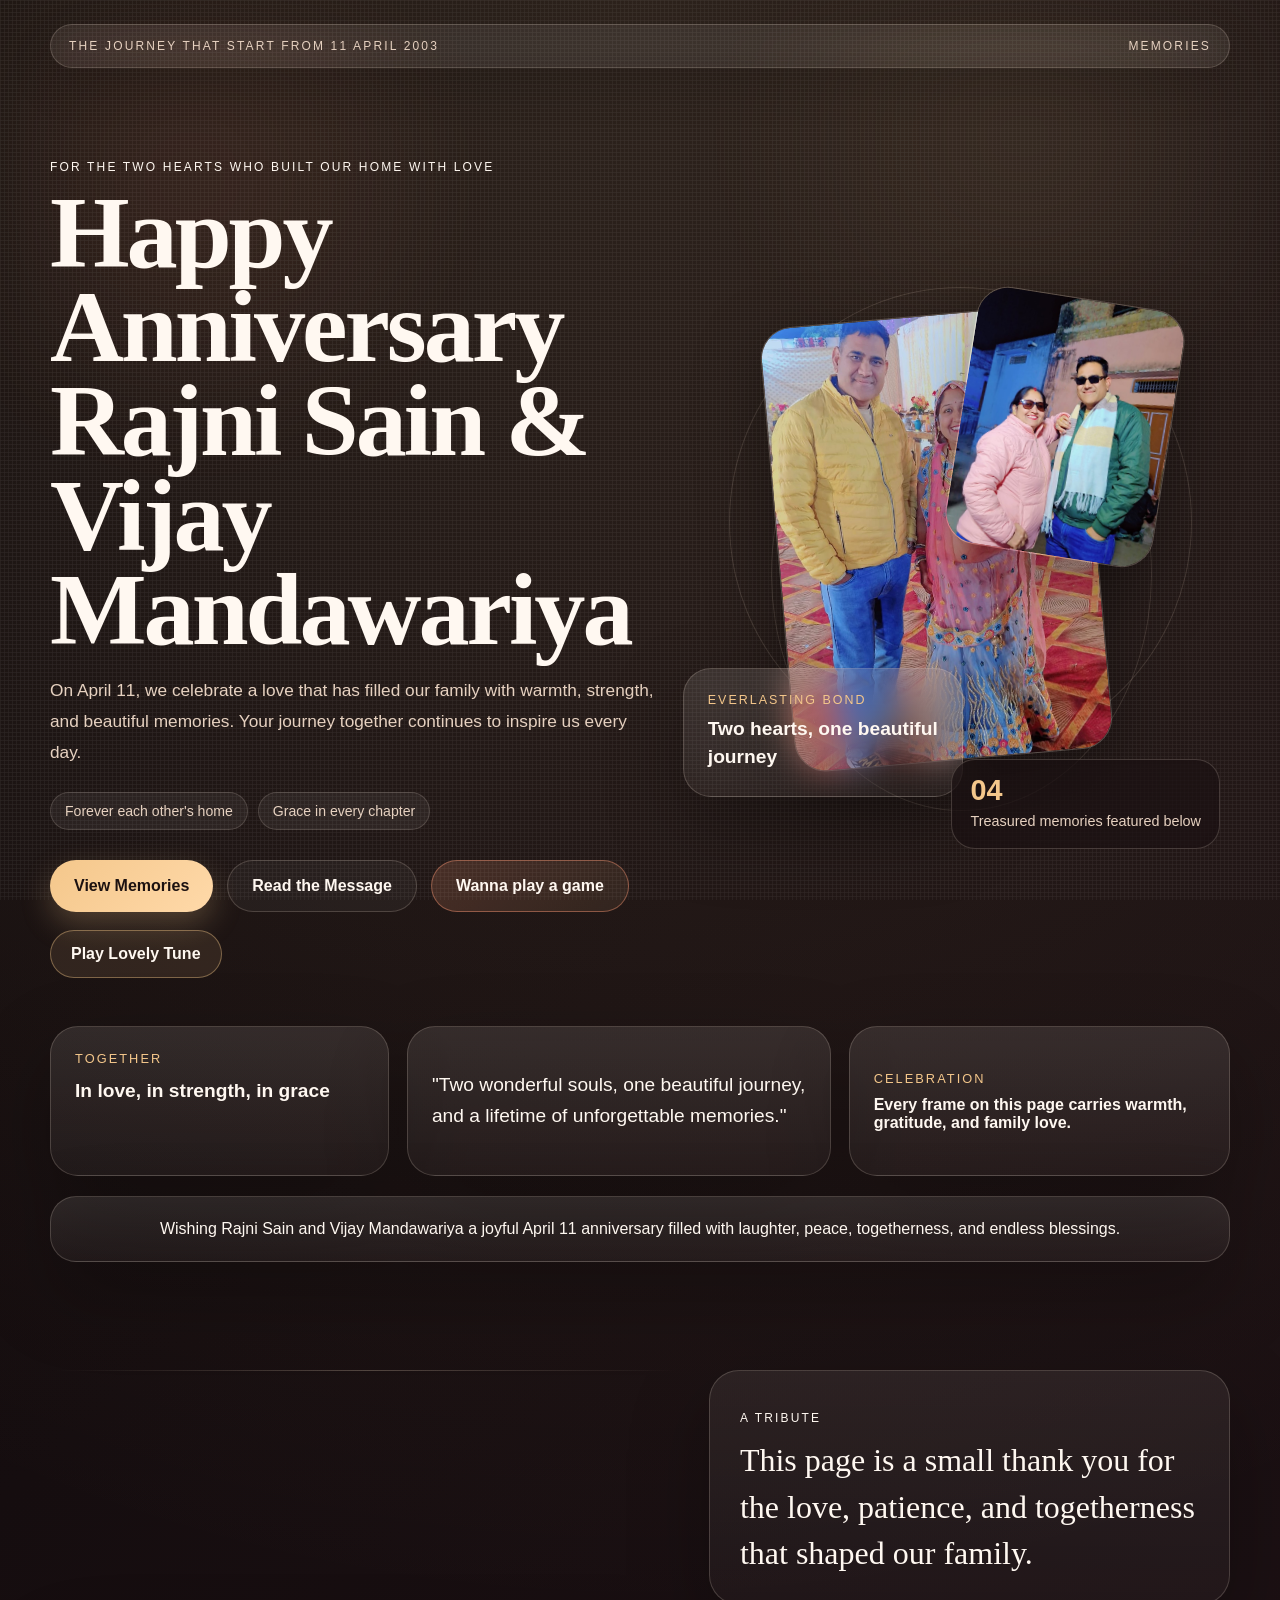
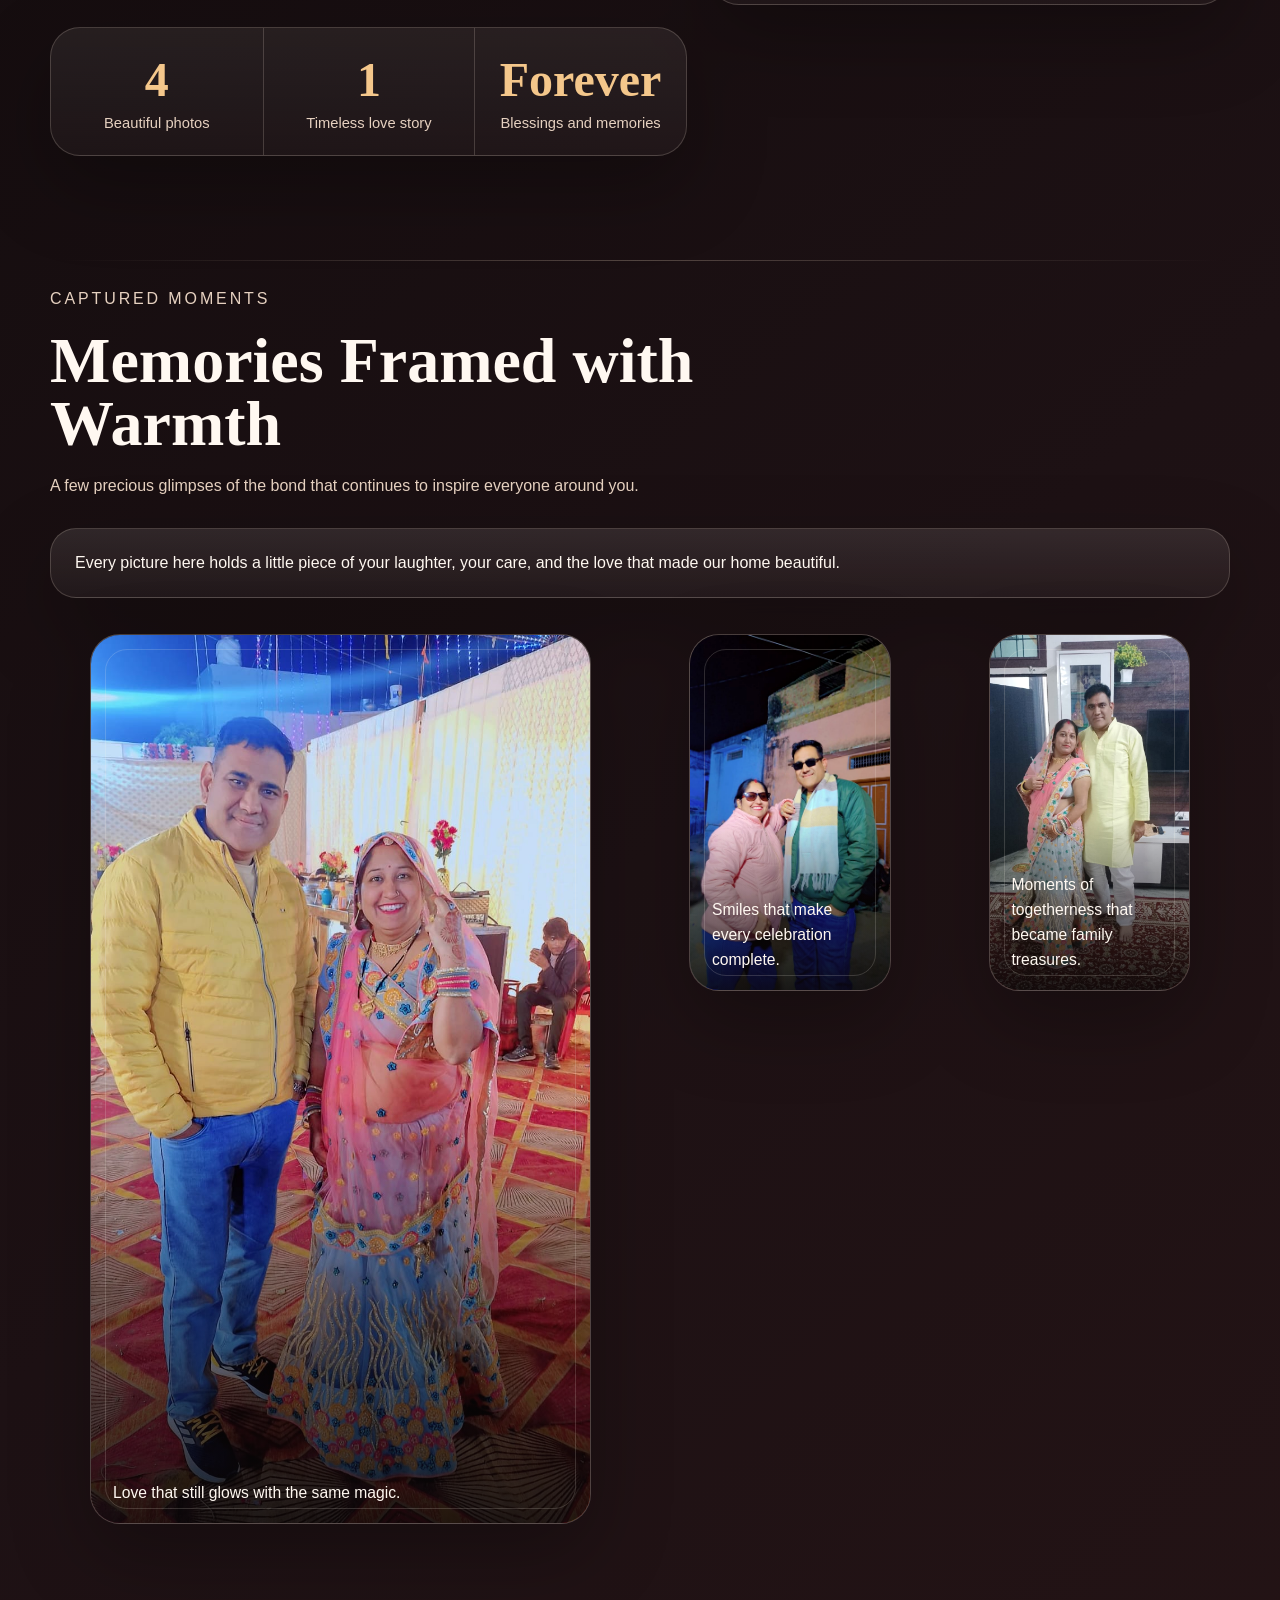
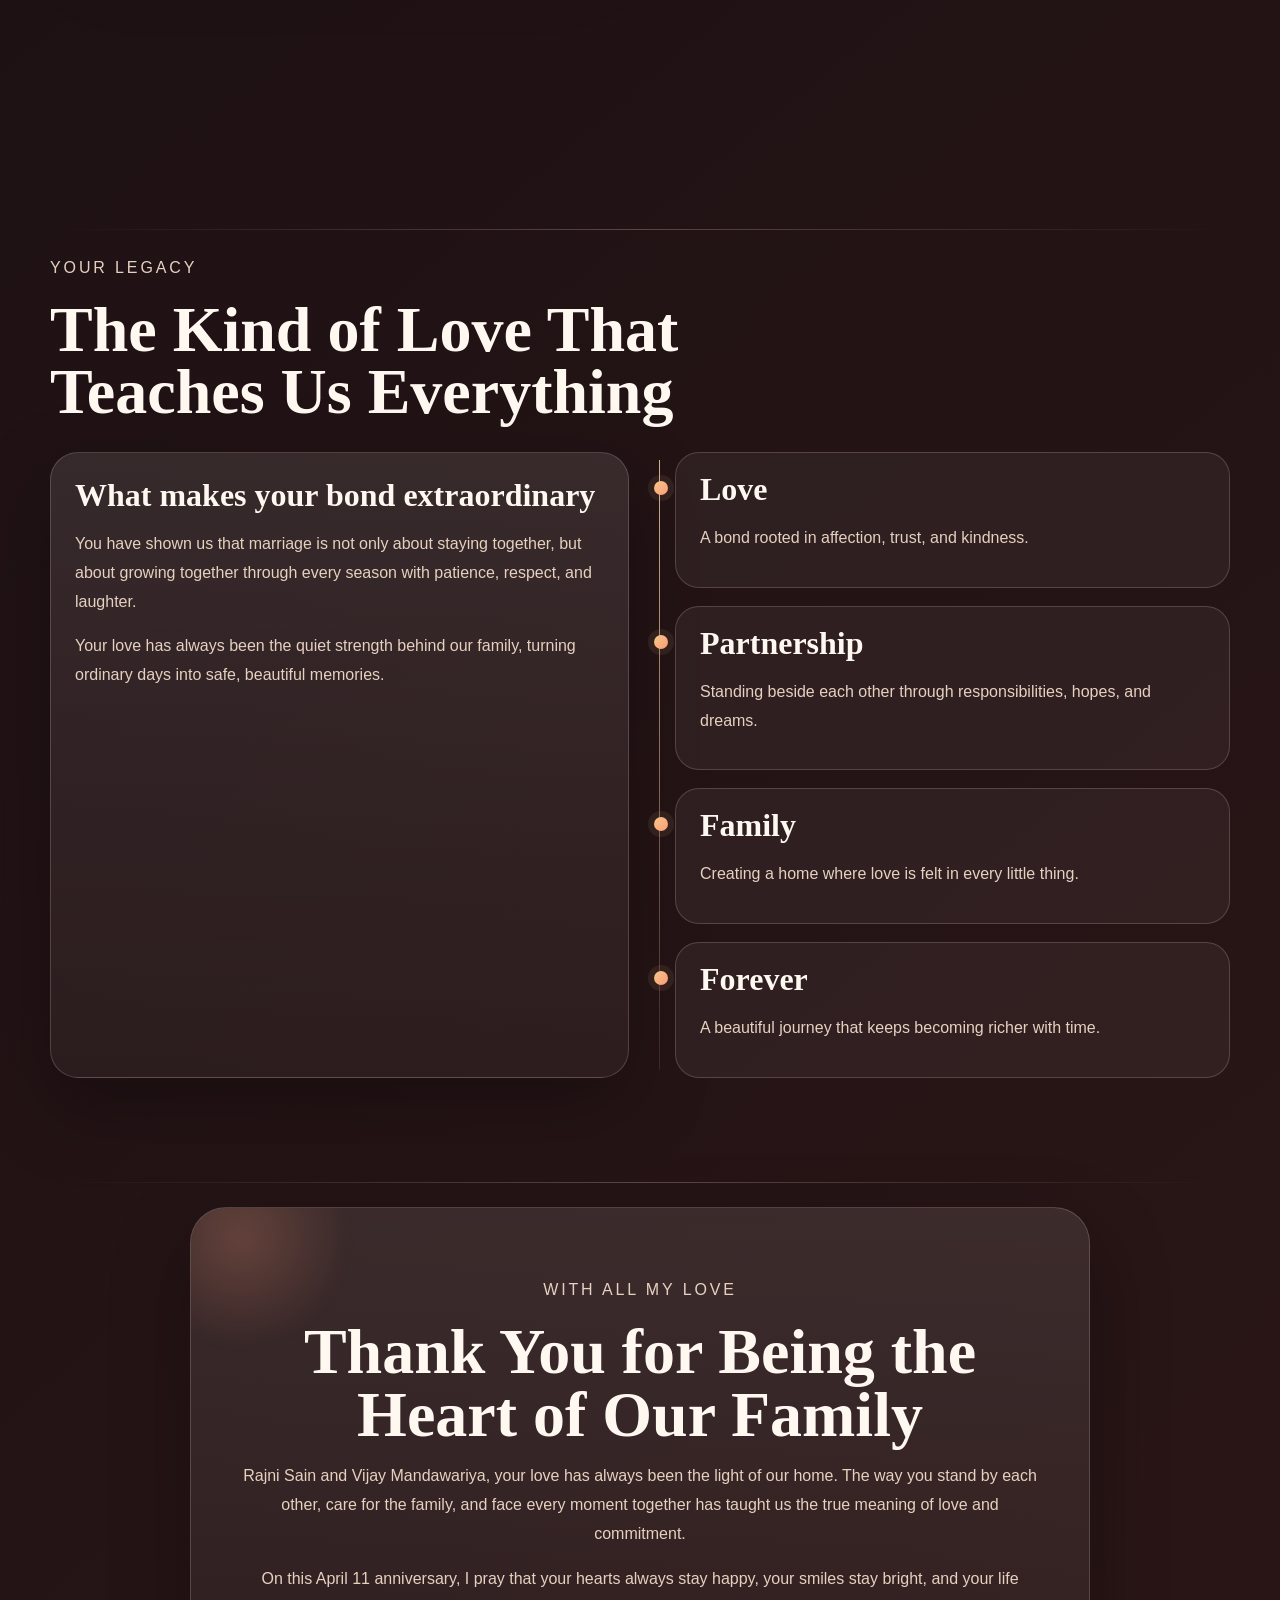
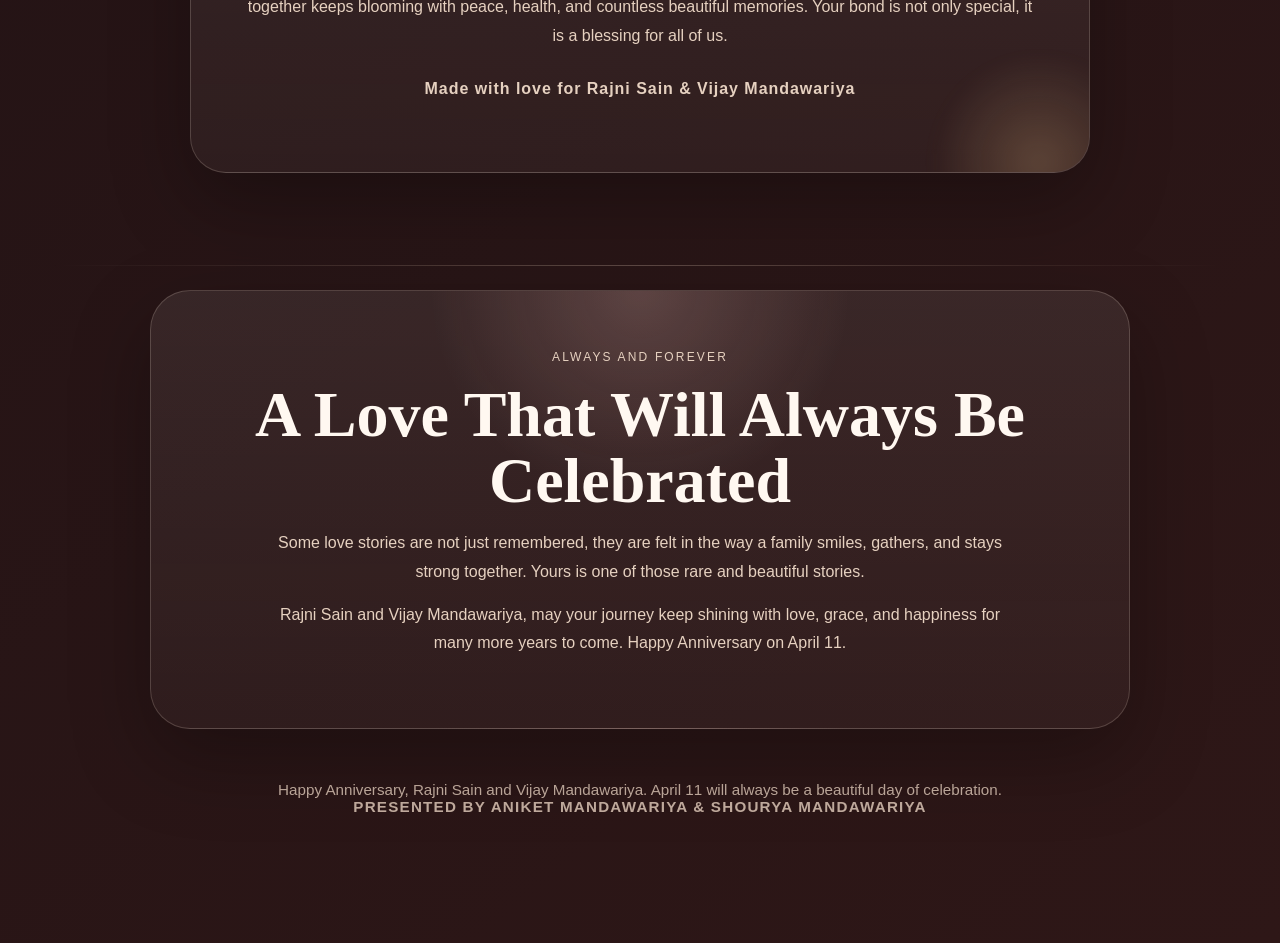
<file: index.html>
<!DOCTYPE html>
<html lang="en">
<head>
  <meta charset="UTF-8">
  <meta name="viewport" content="width=device-width, initial-scale=1.0">
  <meta name="theme-color" content="#140f11">
  <title>Happy Anniversary Mom & Dad</title>
  <link rel="stylesheet" href="style.css">
</head>
<body>
  <div class="page-shell">
    <div class="aurora aurora-one"></div>
    <div class="aurora aurora-two"></div>
    <div class="grain"></div>
    <div class="petals" aria-hidden="true">
      <span class="petal petal-one"></span>
      <span class="petal petal-two"></span>
      <span class="petal petal-three"></span>
      <span class="petal petal-four"></span>
      <span class="petal petal-five"></span>
      <span class="petal petal-six"></span>
    </div>

    <header class="hero">
      <nav class="topbar">
        <span class="brand">The journey that start from 11 April 2003</span>
        <a class="top-link" href="#gallery">Memories</a>
      </nav>

      <div class="hero-layout">
        <div class="hero-content">
          <p class="eyebrow">For the two hearts who built our home with love</p>
          <h1>Happy Anniversary Rajni Sain & Vijay Mandawariya</h1>
          <p class="hero-copy">
            On April 11, we celebrate a love that has filled our family with warmth, strength,
            and beautiful memories. Your journey together continues to inspire us every day.
          </p>

          <div class="hero-ribbon">
            <span>Forever each other's home</span>
            <span>Grace in every chapter</span>
          </div>

          <div class="hero-actions">
            <a class="button button-solid" href="#gallery">View Memories</a>
            <a class="button button-ghost" href="#message">Read the Message</a>
            <a class="button button-fun" href="game.html">Wanna play a game</a>
          </div>

          <button class="music-toggle" type="button" data-music-toggle aria-pressed="false">
            Play Lovely Tune
          </button>
        </div>

        <aside class="hero-visual" data-parallax>
          <div class="hero-orbit hero-orbit-one"></div>
          <div class="hero-orbit hero-orbit-two"></div>

          <figure class="hero-frame hero-frame-main">
            <img src="01.jpeg" alt="Mom and Dad together on a beautiful occasion">
          </figure>

          <figure class="hero-frame hero-frame-side">
            <img src="02.jpeg" alt="A cheerful memory of Mom and Dad">
          </figure>

          <div class="hero-plaque glass-card">
            <span class="plaque-label">Everlasting Bond</span>
            <strong>Two hearts, one beautiful journey</strong>
          </div>

          <div class="hero-mini-note">
            <span class="note-number">04</span>
            <span class="note-text">Treasured memories featured below</span>
          </div>
        </aside>
      </div>

      <section class="hero-cards" aria-label="Highlights">
        <article class="glass-card stat-card">
          <span class="stat-label">Together</span>
          <strong>In love, in strength, in grace</strong>
        </article>
        <article class="glass-card quote-card">
          <p>
            "Two wonderful souls, one beautiful journey, and a lifetime of unforgettable memories."
          </p>
        </article>
        <article class="glass-card promise-card">
          <span class="stat-label">Celebration</span>
          <strong>Every frame on this page carries warmth, gratitude, and family love.</strong>
        </article>
      </section>

      <div class="blessing-strip glass-card">
        <p>
          Wishing Rajni Sain and Vijay Mandawariya a joyful April 11 anniversary filled with laughter, peace, togetherness, and endless blessings.
        </p>
      </div>
    </header>

    <main>
      <section class="section intro-strip">
        <div class="intro-panel">
          <p class="eyebrow">A Tribute</p>
          <p class="intro-copy">
            This page is a small thank you for the love, patience, and togetherness that shaped our family.
          </p>
        </div>
        <div class="intro-stats">
          <div class="intro-stat">
            <strong>4</strong>
            <span>Beautiful photos</span>
          </div>
          <div class="intro-stat">
            <strong>1</strong>
            <span>Timeless love story</span>
          </div>
          <div class="intro-stat">
            <strong>Forever</strong>
            <span>Blessings and memories</span>
          </div>
        </div>
      </section>

      <section class="section gallery-section" id="gallery">
        <div class="section-heading">
          <p class="eyebrow">Captured Moments</p>
          <h2>Memories Framed with Warmth</h2>
          <p>
            A few precious glimpses of the bond that continues to inspire everyone around you.
          </p>
        </div>

        <div class="gallery-banner glass-card">
          <p>
            Every picture here holds a little piece of your laughter, your care, and the love that made our home beautiful.
          </p>
        </div>

        <div class="gallery-grid">
          <figure class="memory-card memory-large">
            <img src="01.jpeg" alt="A lovely memory of Mom and Dad together">
            <figcaption>Love that still glows with the same magic.</figcaption>
          </figure>
          <figure class="memory-card">
            <img src="02.jpeg" alt="A joyful anniversary memory of Mom and Dad">
            <figcaption>Smiles that make every celebration complete.</figcaption>
          </figure>
          <figure class="memory-card">
            <img src="03.jpeg" alt="A beautiful photograph of Mom and Dad">
            <figcaption>Moments of togetherness that became family treasures.</figcaption>
          </figure>
          <figure class="memory-card memory-tall">
            <img src="04.jpeg" alt="A cherished picture of Mom and Dad celebrating life">
            <figcaption>A partnership filled with care, faith, and joy.</figcaption>
          </figure>
        </div>
      </section>

      <section class="section story-section">
        <div class="section-heading">
          <p class="eyebrow">Your Legacy</p>
          <h2>The Kind of Love That Teaches Us Everything</h2>
        </div>

        <div class="story-layout">
          <article class="story-panel glass-card">
            <h3>What makes your bond extraordinary</h3>
            <p>
              You have shown us that marriage is not only about staying together, but about
              growing together through every season with patience, respect, and laughter.
            </p>
            <p>
              Your love has always been the quiet strength behind our family, turning ordinary
              days into safe, beautiful memories.
            </p>
          </article>

          <div class="timeline">
            <article class="timeline-item">
              <span class="timeline-dot"></span>
              <div>
                <h3>Love</h3>
                <p>A bond rooted in affection, trust, and kindness.</p>
              </div>
            </article>
            <article class="timeline-item">
              <span class="timeline-dot"></span>
              <div>
                <h3>Partnership</h3>
                <p>Standing beside each other through responsibilities, hopes, and dreams.</p>
              </div>
            </article>
            <article class="timeline-item">
              <span class="timeline-dot"></span>
              <div>
                <h3>Family</h3>
                <p>Creating a home where love is felt in every little thing.</p>
              </div>
            </article>
            <article class="timeline-item">
              <span class="timeline-dot"></span>
              <div>
                <h3>Forever</h3>
                <p>A beautiful journey that keeps becoming richer with time.</p>
              </div>
            </article>
          </div>
        </div>
      </section>

      <section class="section message-section" id="message">
        <div class="message-card">
          <p class="eyebrow">With All My Love</p>
          <h2>Thank You for Being the Heart of Our Family</h2>
          <p>
            Rajni Sain and Vijay Mandawariya, your love has always been the light of our home.
            The way you stand by each other, care for the family, and face every moment together
            has taught us the true meaning of love and commitment.
          </p>
          <p>
            On this April 11 anniversary, I pray that your hearts always stay happy, your smiles
            stay bright, and your life together keeps blooming with peace, health, and countless
            beautiful memories. Your bond is not only special, it is a blessing for all of us.
          </p>
          <p class="signature">Made with love for Rajni Sain & Vijay Mandawariya</p>
        </div>
      </section>

      <section class="section closing-section">
        <div class="closing-card">
          <p class="eyebrow">Always And Forever</p>
          <h2>A Love That Will Always Be Celebrated</h2>
          <p>
            Some love stories are not just remembered, they are felt in the way a family smiles,
            gathers, and stays strong together. Yours is one of those rare and beautiful stories.
          </p>
          <p>
            Rajni Sain and Vijay Mandawariya, may your journey keep shining with love, grace,
            and happiness for many more years to come. Happy Anniversary on April 11.
          </p>
        </div>
      </section>
    </main>

    <footer class="site-footer">
      <p>Happy Anniversary, Rajni Sain and Vijay Mandawariya. April 11 will always be a beautiful day of celebration.</p>
      <p class="presented-by">Presented by Aniket Mandawariya & Shourya Mandawariya</p>
    </footer>

    <div class="mobile-dock">
      <a href="#gallery" class="dock-link">Memories</a>
      <button class="dock-link dock-music" type="button" data-music-toggle aria-pressed="false">Tune</button>
      <a href="game.html" class="dock-link">Break</a>
    </div>
  </div>

  <script src="script.js"></script>
</body>
</html>
</file>
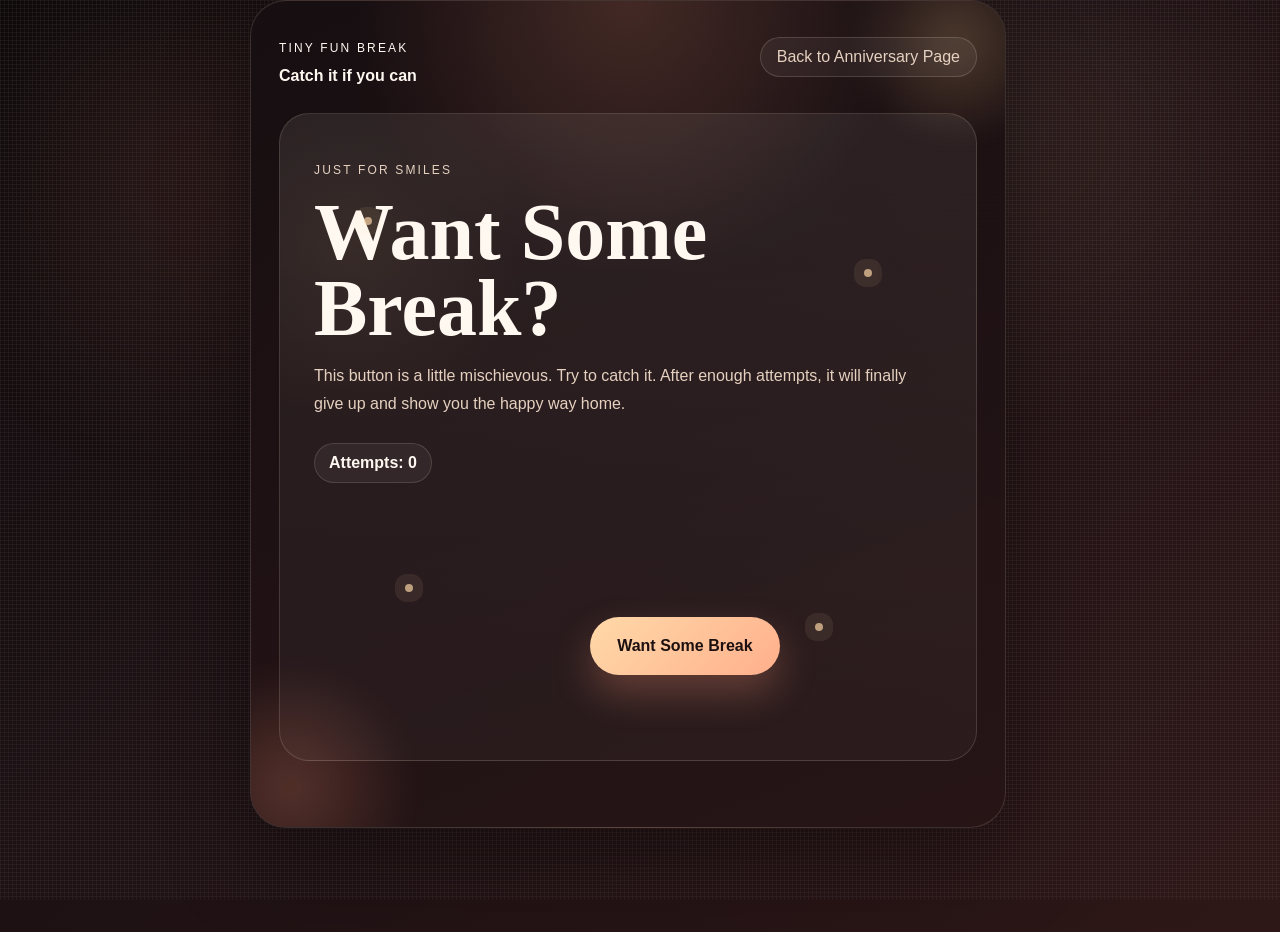
<file: game.html>
<!DOCTYPE html>
<html lang="en">
<head>
  <meta charset="UTF-8">
  <meta name="viewport" content="width=device-width, initial-scale=1.0">
  <meta name="theme-color" content="#140f11">
  <title>Want Some Break</title>
  <link rel="stylesheet" href="style.css">
  <style>
    body.game-page {
      min-height: 100vh;
      display: grid;
      place-items: center;
    }

    .game-shell {
      position: relative;
      width: min(1100px, calc(100% - 24px));
      min-height: 92vh;
      padding: 28px;
      overflow: hidden;
      border: 1px solid rgba(255, 237, 221, 0.14);
      border-radius: 36px;
      background:
        radial-gradient(circle at top, rgba(255, 154, 118, 0.18), transparent 30%),
        linear-gradient(160deg, rgba(23, 15, 18, 0.96), rgba(39, 21, 22, 0.94));
      box-shadow: 0 40px 90px rgba(0, 0, 0, 0.32);
      isolation: isolate;
    }

    .game-shell::before,
    .game-shell::after {
      content: "";
      position: absolute;
      inset: auto;
      border-radius: 50%;
      filter: blur(12px);
      opacity: 0.32;
      z-index: -1;
    }

    .game-shell::before {
      width: 220px;
      height: 220px;
      top: -70px;
      right: -60px;
      background: radial-gradient(circle, rgba(244, 199, 139, 0.72), transparent 68%);
    }

    .game-shell::after {
      width: 260px;
      height: 260px;
      left: -90px;
      bottom: -90px;
      background: radial-gradient(circle, rgba(255, 154, 118, 0.72), transparent 68%);
    }

    .game-topbar {
      display: flex;
      justify-content: space-between;
      align-items: center;
      gap: 12px;
      margin-bottom: 28px;
    }

    .game-back {
      text-decoration: none;
      color: var(--muted);
      border: 1px solid rgba(255, 237, 221, 0.16);
      border-radius: 999px;
      padding: 10px 16px;
      background: rgba(255, 250, 246, 0.05);
    }

    .game-stage {
      position: relative;
      min-height: 72vh;
      border: 1px solid rgba(255, 237, 221, 0.14);
      border-radius: 30px;
      background:
        linear-gradient(180deg, rgba(255, 250, 246, 0.07), rgba(255, 250, 246, 0.03)),
        radial-gradient(circle at 10% 20%, rgba(244, 199, 139, 0.08), transparent 22%);
      overflow: hidden;
    }

    .game-copy {
      max-width: 720px;
      padding: 34px 34px 12px;
    }

    .game-copy h1 {
      margin: 10px 0 16px;
      font-family: Georgia, "Times New Roman", serif;
      font-size: clamp(2.8rem, 8vw, 5rem);
      line-height: 0.95;
    }

    .game-copy p {
      color: var(--muted);
      line-height: 1.8;
      max-width: 620px;
    }

    .try-note {
      display: inline-flex;
      margin-top: 8px;
      padding: 10px 14px;
      border-radius: 999px;
      border: 1px solid rgba(255, 237, 221, 0.14);
      background: rgba(255, 250, 246, 0.05);
      color: var(--text);
      font-weight: 700;
    }

    .runner-button,
    .home-win {
      position: absolute;
      min-width: 190px;
      min-height: 58px;
      padding: 0 24px;
      border: 0;
      border-radius: 999px;
      font: inherit;
      font-weight: 800;
      cursor: pointer;
      transition: transform 180ms ease, opacity 180ms ease;
    }

    .runner-button {
      left: 50%;
      top: 56%;
      transform: translate(-50%, -50%);
      color: #1c1110;
      background: linear-gradient(135deg, #ffd9a9, #ffaf8c);
      box-shadow: 0 18px 38px rgba(255, 154, 118, 0.28);
    }

    .home-win {
      left: 50%;
      bottom: 34px;
      transform: translateX(-50%);
      color: var(--text);
      text-decoration: none;
      display: inline-flex;
      align-items: center;
      justify-content: center;
      background: linear-gradient(135deg, rgba(255, 154, 118, 0.22), rgba(244, 199, 139, 0.16));
      border: 1px solid rgba(255, 237, 221, 0.2);
      opacity: 0;
      pointer-events: none;
    }

    .home-win.is-visible {
      opacity: 1;
      pointer-events: auto;
    }

    .spark {
      position: absolute;
      width: 8px;
      height: 8px;
      border-radius: 50%;
      background: rgba(255, 216, 168, 0.7);
      box-shadow: 0 0 0 10px rgba(255, 216, 168, 0.08);
      animation: twinkle 3.4s ease-in-out infinite;
    }

    .spark.one { top: 16%; left: 12%; }
    .spark.two { top: 24%; right: 15%; animation-delay: -1s; }
    .spark.three { bottom: 26%; left: 18%; animation-delay: -1.8s; }
    .spark.four { bottom: 20%; right: 22%; animation-delay: -2.5s; }

    @keyframes twinkle {
      0%, 100% { opacity: 0.25; transform: scale(0.8); }
      50% { opacity: 1; transform: scale(1.15); }
    }

    @media (max-width: 640px) {
      .game-shell {
        min-height: 94vh;
        padding: 16px;
        border-radius: 28px;
      }

      .game-stage {
        min-height: 78vh;
      }

      .game-topbar {
        align-items: flex-start;
        flex-direction: column;
      }

      .game-copy {
        padding: 24px 20px 8px;
      }

      .runner-button,
      .home-win {
        min-width: 160px;
        min-height: 54px;
        padding: 0 18px;
      }
    }
  </style>
</head>
<body class="game-page">
  <div class="page-shell">
    <div class="aurora aurora-one"></div>
    <div class="aurora aurora-two"></div>
    <div class="grain"></div>
    <div class="petals" aria-hidden="true">
      <span class="petal petal-one"></span>
      <span class="petal petal-two"></span>
      <span class="petal petal-three"></span>
      <span class="petal petal-four"></span>
      <span class="petal petal-five"></span>
      <span class="petal petal-six"></span>
    </div>

    <main class="game-shell">
      <div class="game-topbar">
        <div>
          <p class="eyebrow">Tiny Fun Break</p>
          <strong>Catch it if you can</strong>
        </div>
        <a class="game-back" href="index.html">Back to Anniversary Page</a>
      </div>

      <section class="game-stage" id="gameStage">
        <div class="spark one"></div>
        <div class="spark two"></div>
        <div class="spark three"></div>
        <div class="spark four"></div>

        <div class="game-copy">
          <p class="eyebrow">Just For Smiles</p>
          <h1>Want Some Break?</h1>
          <p>
            This button is a little mischievous. Try to catch it. After enough attempts,
            it will finally give up and show you the happy way home.
          </p>
          <div class="try-note" id="tryNote">Attempts: 0</div>
        </div>

        <button class="runner-button" id="runnerButton" type="button">Want Some Break</button>
        <a class="home-win" id="homeWin" href="index.html" aria-hidden="true">Go Live your life</a>

      </section>
    </main>
  </div>

  <script src="game.js"></script>
</body>
</html>
</file>
<file: style.css>
:root {
  --bg: #140f11;
  --bg-soft: #211518;
  --panel: rgba(255, 248, 241, 0.12);
  --panel-strong: rgba(255, 248, 241, 0.18);
  --line: rgba(255, 237, 221, 0.18);
  --text: #fff8f1;
  --muted: #e6d1c0;
  --accent: #f4c78b;
  --accent-strong: #ff9a76;
  --shadow: 0 30px 80px rgba(0, 0, 0, 0.28);
}

* {
  box-sizing: border-box;
}

html {
  scroll-behavior: smooth;
}

body {
  margin: 0;
  min-height: 100vh;
  font-family: "Segoe UI", "Trebuchet MS", sans-serif;
  color: var(--text);
  background:
    radial-gradient(circle at top, rgba(244, 199, 139, 0.13), transparent 28%),
    linear-gradient(140deg, #0d090a 0%, #1d1114 44%, #2e1717 100%);
  overflow-x: hidden;
}

img {
  display: block;
  max-width: 100%;
}

.page-shell {
  position: relative;
  isolation: isolate;
  padding-bottom: 104px;
}

.aurora,
.grain,
.petals {
  pointer-events: none;
  position: fixed;
  inset: 0;
}

.aurora {
  filter: blur(50px);
  opacity: 0.45;
  z-index: -3;
}

.aurora-one {
  background: radial-gradient(circle at 15% 20%, rgba(255, 145, 112, 0.22), transparent 22%);
  animation: driftOne 14s ease-in-out infinite alternate;
}

.aurora-two {
  background: radial-gradient(circle at 80% 15%, rgba(244, 199, 139, 0.18), transparent 24%);
  animation: driftTwo 18s ease-in-out infinite alternate;
}

.grain {
  z-index: -2;
  opacity: 0.08;
  background-image:
    linear-gradient(rgba(255, 255, 255, 0.6) 1px, transparent 1px),
    linear-gradient(90deg, rgba(255, 255, 255, 0.6) 1px, transparent 1px);
  background-size: 4px 4px;
  mix-blend-mode: soft-light;
}

.petals {
  z-index: -1;
  overflow: hidden;
}

.petal {
  position: absolute;
  width: 18px;
  height: 28px;
  background: linear-gradient(180deg, rgba(255, 198, 191, 0.72), rgba(244, 199, 139, 0.12));
  border-radius: 60% 40% 65% 35%;
  filter: blur(0.2px);
  opacity: 0.45;
  animation: petalFloat linear infinite;
}

.petal::after {
  content: "";
  position: absolute;
  inset: 2px;
  border-radius: inherit;
  background: rgba(255, 248, 241, 0.22);
}

.petal-one {
  left: 6%;
  top: -6%;
  animation-duration: 18s;
}

.petal-two {
  left: 22%;
  top: -12%;
  width: 14px;
  height: 22px;
  animation-duration: 22s;
  animation-delay: -4s;
}

.petal-three {
  left: 46%;
  top: -10%;
  animation-duration: 20s;
  animation-delay: -8s;
}

.petal-four {
  left: 64%;
  top: -8%;
  width: 16px;
  height: 24px;
  animation-duration: 24s;
  animation-delay: -6s;
}

.petal-five {
  left: 82%;
  top: -14%;
  animation-duration: 19s;
  animation-delay: -11s;
}

.petal-six {
  left: 92%;
  top: -9%;
  width: 13px;
  height: 20px;
  animation-duration: 21s;
  animation-delay: -14s;
}

.hero,
.section {
  width: min(1180px, calc(100% - 32px));
  margin: 0 auto;
}

.hero {
  padding: 24px 0 56px;
}

.topbar {
  display: flex;
  justify-content: space-between;
  align-items: center;
  gap: 12px;
  padding: 14px 18px;
  border: 1px solid var(--line);
  border-radius: 999px;
  background: rgba(255, 250, 246, 0.06);
  backdrop-filter: blur(14px);
  box-shadow: 0 18px 45px rgba(0, 0, 0, 0.14);
}

.brand,
.top-link,
.eyebrow {
  letter-spacing: 0.18em;
  text-transform: uppercase;
  font-size: 0.75rem;
}

.brand,
.top-link {
  color: var(--muted);
  text-decoration: none;
}

.hero-layout {
  display: grid;
  grid-template-columns: minmax(0, 1.05fr) minmax(340px, 0.95fr);
  gap: 28px;
  align-items: center;
  position: relative;
}

.hero-content {
  max-width: 760px;
  padding: 80px 0 48px;
  position: relative;
}

.hero h1,
.section h2,
.story-panel h3,
.timeline-item h3 {
  font-family: Georgia, "Times New Roman", serif;
}

.hero h1 {
  margin: 12px 0 18px;
  font-size: clamp(3.5rem, 8vw, 6.8rem);
  line-height: 0.92;
  letter-spacing: -0.03em;
}

.hero-copy,
.section-heading p,
.story-panel p,
.timeline-item p,
.message-card p {
  color: var(--muted);
  line-height: 1.8;
  font-size: 1rem;
}

.hero-copy {
  max-width: 640px;
  font-size: 1.08rem;
}

.hero-ribbon {
  display: flex;
  flex-wrap: wrap;
  gap: 10px;
  margin-top: 24px;
}

.hero-ribbon span {
  padding: 10px 14px;
  border: 1px solid rgba(255, 237, 221, 0.16);
  border-radius: 999px;
  background: rgba(255, 248, 241, 0.06);
  color: var(--muted);
  font-size: 0.88rem;
}

.hero-actions {
  display: flex;
  flex-wrap: wrap;
  gap: 14px;
  margin-top: 30px;
}

.button {
  display: inline-flex;
  align-items: center;
  justify-content: center;
  min-height: 52px;
  padding: 0 24px;
  border-radius: 999px;
  font-weight: 700;
  text-decoration: none;
  transition: transform 180ms ease, background 180ms ease, border-color 180ms ease;
}

.button:hover {
  transform: translateY(-2px);
}

.button-solid {
  color: #1c1110;
  background: linear-gradient(135deg, var(--accent) 0%, #ffd9a9 100%);
  box-shadow: 0 12px 30px rgba(244, 199, 139, 0.25);
}

.button-ghost {
  color: var(--text);
  border: 1px solid var(--line);
  background: rgba(255, 255, 255, 0.04);
}

.button-fun {
  color: var(--text);
  border: 1px solid rgba(255, 154, 118, 0.42);
  background: linear-gradient(135deg, rgba(255, 154, 118, 0.18), rgba(244, 199, 139, 0.08));
}

.music-toggle {
  margin-top: 18px;
  min-height: 48px;
  padding: 0 20px;
  border: 1px solid rgba(244, 199, 139, 0.4);
  border-radius: 999px;
  background: rgba(244, 199, 139, 0.1);
  color: var(--text);
  font: inherit;
  font-weight: 700;
  cursor: pointer;
  transition: transform 180ms ease, background 180ms ease, border-color 180ms ease;
}

.music-toggle:hover {
  transform: translateY(-2px);
  background: rgba(244, 199, 139, 0.16);
}

.music-toggle.is-playing {
  background: linear-gradient(135deg, rgba(244, 199, 139, 0.28), rgba(255, 154, 118, 0.2));
  border-color: rgba(255, 154, 118, 0.5);
}

.hero-visual {
  position: relative;
  min-height: 640px;
  display: grid;
  place-items: center;
  transition: transform 220ms ease;
}

.hero-orbit {
  position: absolute;
  border-radius: 50%;
  border: 1px solid rgba(255, 231, 210, 0.14);
}

.hero-orbit-one {
  inset: 60px 38px 110px 46px;
}

.hero-orbit-two {
  inset: 110px 78px 56px 88px;
}

.hero-frame {
  position: absolute;
  overflow: hidden;
  border-radius: 32px;
  border: 1px solid rgba(255, 240, 228, 0.22);
  box-shadow: 0 24px 70px rgba(0, 0, 0, 0.34);
}

.hero-frame img {
  width: 100%;
  height: 100%;
  object-fit: cover;
}

.hero-frame-main {
  inset: 72px 94px 90px 54px;
  transform: rotate(-5deg);
}

.hero-frame-side {
  width: 210px;
  height: 260px;
  right: 20px;
  top: 54px;
  transform: rotate(9deg);
}

.hero-plaque {
  position: absolute;
  left: 0;
  bottom: 70px;
  max-width: 280px;
}

.plaque-label {
  display: block;
  margin-bottom: 8px;
  color: var(--accent);
  font-size: 0.78rem;
  letter-spacing: 0.16em;
  text-transform: uppercase;
}

.hero-plaque strong {
  font-size: 1.2rem;
  line-height: 1.5;
}

.hero-mini-note {
  position: absolute;
  right: 10px;
  bottom: 18px;
  display: grid;
  gap: 6px;
  padding: 16px 18px;
  min-width: 170px;
  border-radius: 24px;
  border: 1px solid rgba(255, 237, 221, 0.18);
  background: rgba(26, 16, 18, 0.7);
  backdrop-filter: blur(16px);
}

.note-number {
  color: var(--accent);
  font-size: 1.8rem;
  font-weight: 800;
  line-height: 1;
}

.note-text {
  color: var(--muted);
  font-size: 0.9rem;
  line-height: 1.5;
}

.hero-cards {
  display: grid;
  grid-template-columns: 0.8fr 1fr 0.9fr;
  gap: 18px;
}

.glass-card,
.memory-card,
.message-card {
  border: 1px solid var(--line);
  background: linear-gradient(180deg, rgba(255, 250, 246, 0.1), rgba(255, 250, 246, 0.04));
  backdrop-filter: blur(18px);
  box-shadow: var(--shadow);
}

.glass-card {
  padding: 24px;
  border-radius: 28px;
}

.stat-label {
  display: block;
  color: var(--accent);
  font-size: 0.8rem;
  letter-spacing: 0.16em;
  text-transform: uppercase;
  margin-bottom: 10px;
}

.stat-card strong,
.quote-card p {
  font-size: 1.2rem;
  line-height: 1.6;
}

.promise-card {
  display: flex;
  flex-direction: column;
  justify-content: center;
}

.blessing-strip {
  margin-top: 20px;
  padding: 18px 24px;
  border-radius: 26px;
  text-align: center;
}

.blessing-strip p {
  margin: 0;
  color: var(--text);
  line-height: 1.75;
  font-size: 1rem;
}

.section {
  padding: 52px 0;
}

.section::before {
  content: "";
  display: block;
  width: 100%;
  height: 1px;
  margin-bottom: 24px;
  background: linear-gradient(90deg, transparent, rgba(255, 230, 206, 0.25), transparent);
}

.intro-strip {
  display: grid;
  grid-template-columns: minmax(0, 1.1fr) minmax(0, 0.9fr);
  gap: 22px;
  align-items: stretch;
}

.intro-panel,
.intro-stats {
  border: 1px solid var(--line);
  border-radius: 30px;
  background: linear-gradient(180deg, rgba(255, 250, 246, 0.07), rgba(255, 250, 246, 0.03));
  box-shadow: var(--shadow);
}

.intro-panel {
  padding: 28px 30px;
}

.intro-copy {
  margin: 10px 0 0;
  font-family: Georgia, "Times New Roman", serif;
  font-size: clamp(1.35rem, 3vw, 2rem);
  line-height: 1.45;
  color: var(--text);
}

.intro-stats {
  display: grid;
  grid-template-columns: repeat(3, 1fr);
  overflow: hidden;
}

.intro-stat {
  display: grid;
  place-items: center;
  padding: 24px 16px;
  text-align: center;
}

.intro-stat + .intro-stat {
  border-left: 1px solid var(--line);
}

.intro-stat strong {
  font-family: Georgia, "Times New Roman", serif;
  font-size: clamp(2rem, 5vw, 3rem);
  color: var(--accent);
}

.intro-stat span {
  margin-top: 8px;
  color: var(--muted);
  font-size: 0.92rem;
}

.section-heading {
  max-width: 700px;
  margin-bottom: 28px;
}

.section h2 {
  margin: 10px 0 14px;
  font-size: clamp(2.5rem, 5vw, 4.4rem);
  line-height: 0.98;
}

.gallery-banner {
  margin-bottom: 20px;
  padding: 20px 24px;
  border-radius: 26px;
}

.gallery-banner p {
  margin: 0;
  color: var(--text);
  line-height: 1.75;
  font-size: 1rem;
}

.gallery-grid {
  display: grid;
  grid-template-columns: repeat(12, minmax(0, 1fr));
  gap: 18px;
}

.memory-card {
  position: relative;
  overflow: hidden;
  border-radius: 30px;
  min-height: 320px;
  isolation: isolate;
}

.memory-large {
  grid-column: span 6;
  grid-row: span 2;
  min-height: 660px;
}

.memory-card:not(.memory-large):not(.memory-tall) {
  grid-column: span 3;
}

.memory-tall {
  grid-column: span 3;
  grid-row: span 2;
}

.memory-card img {
  width: 100%;
  height: 100%;
  object-fit: cover;
  filter: saturate(1.04) contrast(1.04);
  transform: scale(1.01);
  transition: transform 320ms ease, filter 320ms ease;
}

.memory-card::after {
  content: "";
  position: absolute;
  inset: auto 0 0;
  height: 48%;
  background: linear-gradient(180deg, transparent, rgba(10, 7, 8, 0.86));
}

.memory-card::before {
  content: "";
  position: absolute;
  inset: 14px;
  z-index: 1;
  border-radius: 22px;
  border: 1px solid rgba(255, 244, 234, 0.18);
  opacity: 0.9;
}

.memory-card:hover img {
  transform: scale(1.06);
  filter: saturate(1.12) contrast(1.08);
}

.memory-card figcaption {
  position: absolute;
  left: 22px;
  right: 22px;
  bottom: 18px;
  z-index: 1;
  font-size: 0.98rem;
  line-height: 1.6;
}

.story-layout {
  display: grid;
  grid-template-columns: 1fr 1fr;
  gap: 22px;
  align-items: start;
}

.story-panel {
  min-height: 100%;
}

.story-panel h3,
.timeline-item h3 {
  margin: 0 0 10px;
  font-size: 2rem;
}

.timeline {
  position: relative;
  display: grid;
  gap: 18px;
  padding-left: 24px;
}

.timeline::before {
  content: "";
  position: absolute;
  left: 8px;
  top: 8px;
  bottom: 8px;
  width: 1px;
  background: linear-gradient(180deg, rgba(255, 215, 168, 0.8), rgba(255, 215, 168, 0.1));
}

.timeline-item {
  position: relative;
  padding: 18px 18px 18px 24px;
  border: 1px solid var(--line);
  border-radius: 24px;
  background: rgba(255, 250, 246, 0.05);
}

.timeline-dot {
  position: absolute;
  left: -22px;
  top: 28px;
  width: 14px;
  height: 14px;
  border-radius: 50%;
  background: linear-gradient(135deg, var(--accent), var(--accent-strong));
  box-shadow: 0 0 0 6px rgba(244, 199, 139, 0.08);
}

.message-section {
  padding-bottom: 84px;
}

.message-card {
  max-width: 900px;
  margin: 0 auto;
  padding: clamp(28px, 5vw, 52px);
  border-radius: 36px;
  text-align: center;
  position: relative;
  overflow: hidden;
}

.message-card::before,
.message-card::after {
  content: "";
  position: absolute;
  width: 220px;
  height: 220px;
  border-radius: 50%;
  filter: blur(10px);
  opacity: 0.28;
}

.message-card::before {
  top: -80px;
  left: -60px;
  background: radial-gradient(circle, rgba(255, 154, 118, 0.8), transparent 70%);
}

.message-card::after {
  right: -60px;
  bottom: -100px;
  background: radial-gradient(circle, rgba(244, 199, 139, 0.8), transparent 70%);
}

.signature {
  margin-top: 24px;
  color: var(--accent);
  font-weight: 800;
  letter-spacing: 0.06em;
}

.closing-section {
  padding-top: 8px;
}

.closing-card {
  max-width: 980px;
  margin: 0 auto;
  padding: clamp(28px, 5vw, 56px);
  text-align: center;
  border: 1px solid rgba(255, 237, 221, 0.18);
  border-radius: 40px;
  background:
    radial-gradient(circle at top, rgba(255, 198, 191, 0.18), transparent 32%),
    linear-gradient(180deg, rgba(255, 250, 246, 0.08), rgba(255, 250, 246, 0.03));
  box-shadow: var(--shadow);
}

.closing-card h2 {
  margin: 10px 0 16px;
  font-family: Georgia, "Times New Roman", serif;
  font-size: clamp(2.2rem, 5vw, 4rem);
  line-height: 1.02;
}

.closing-card p {
  max-width: 760px;
  margin: 0 auto 14px;
  color: var(--muted);
  line-height: 1.8;
}

.site-footer {
  width: min(1180px, calc(100% - 32px));
  margin: 0 auto;
  padding: 0 0 24px;
  text-align: center;
}

.site-footer p {
  margin: 0;
  color: rgba(230, 209, 192, 0.82);
  font-size: 0.95rem;
}

.presented-by {
  margin-top: 10px;
  color: var(--accent);
  font-weight: 700;
  letter-spacing: 0.08em;
  text-transform: uppercase;
  font-size: 0.8rem;
}

.mobile-dock {
  position: fixed;
  left: 50%;
  bottom: 16px;
  z-index: 15;
  display: none;
  grid-template-columns: repeat(3, 1fr);
  gap: 10px;
  width: min(92vw, 420px);
  padding: 10px;
  transform: translateX(-50%);
  border: 1px solid rgba(255, 237, 221, 0.15);
  border-radius: 24px;
  background: rgba(18, 11, 13, 0.84);
  backdrop-filter: blur(20px);
  box-shadow: 0 22px 50px rgba(0, 0, 0, 0.28);
}

.dock-link {
  display: inline-flex;
  align-items: center;
  justify-content: center;
  min-height: 48px;
  padding: 0 14px;
  border: 0;
  border-radius: 16px;
  background: rgba(255, 250, 246, 0.08);
  color: var(--text);
  text-decoration: none;
  font: inherit;
  font-weight: 700;
}

.dock-music[aria-pressed="true"] {
  background: linear-gradient(135deg, rgba(244, 199, 139, 0.38), rgba(255, 154, 118, 0.28));
}

[data-reveal] {
  opacity: 0;
  transform: translateY(26px);
  transition: opacity 700ms ease, transform 700ms ease;
}

[data-reveal].is-visible {
  opacity: 1;
  transform: translateY(0);
}

@keyframes driftOne {
  from {
    transform: translate3d(0, 0, 0) scale(1);
  }
  to {
    transform: translate3d(4%, 3%, 0) scale(1.15);
  }
}

@keyframes driftTwo {
  from {
    transform: translate3d(0, 0, 0) scale(1);
  }
  to {
    transform: translate3d(-4%, 5%, 0) scale(1.12);
  }
}

@keyframes petalFloat {
  0% {
    transform: translate3d(0, 0, 0) rotate(0deg);
  }
  100% {
    transform: translate3d(-30px, 115vh, 0) rotate(300deg);
  }
}

@media (max-width: 960px) {
  .hero-cards,
  .hero-layout,
  .intro-strip,
  .story-layout,
  .gallery-grid {
    grid-template-columns: 1fr;
  }

  .hero-cards {
    grid-template-columns: 1fr;
  }

  .hero-visual {
    min-height: 520px;
  }

  .hero-frame-main {
    inset: 60px 62px 110px 36px;
  }

  .gallery-grid .memory-card,
  .memory-large,
  .memory-tall {
    grid-column: span 1;
    grid-row: span 1;
    min-height: 380px;
  }

  .hero-content {
    padding-top: 60px;
  }

  .closing-card {
    border-radius: 32px;
  }
}

@media (max-width: 640px) {
  .hero,
  .section,
  .site-footer {
    width: min(100% - 22px, 1180px);
  }

  .topbar {
    align-items: flex-start;
    border-radius: 28px;
    padding: 12px 14px;
  }

  .brand {
    max-width: 220px;
    line-height: 1.5;
  }

  .top-link {
    display: none;
  }

  .hero-content {
    padding: 44px 0 36px;
  }

  .hero h1 {
    font-size: clamp(2.8rem, 15vw, 4.2rem);
  }

  .section h2 {
    font-size: clamp(2.2rem, 10vw, 3.3rem);
  }

  .memory-card {
    min-height: 280px;
  }

  .message-card {
    border-radius: 28px;
  }

  .closing-card {
    border-radius: 28px;
  }

  .intro-stats {
    grid-template-columns: 1fr;
  }

  .intro-stat + .intro-stat {
    border-left: 0;
    border-top: 1px solid var(--line);
  }

  .hero-visual {
    min-height: 440px;
  }

  .hero-frame-main {
    inset: 56px 34px 94px 18px;
  }

  .hero-frame-side {
    width: 142px;
    height: 182px;
    right: 6px;
    top: 30px;
  }

  .hero-plaque {
    left: 10px;
    right: 110px;
    bottom: 66px;
  }

  .hero-mini-note {
    right: 6px;
    bottom: 12px;
    min-width: 120px;
    padding: 12px 14px;
  }

  .music-toggle {
    display: none;
  }

  .mobile-dock {
    display: grid;
  }

  .petal {
    opacity: 0.32;
  }
}
</file>
